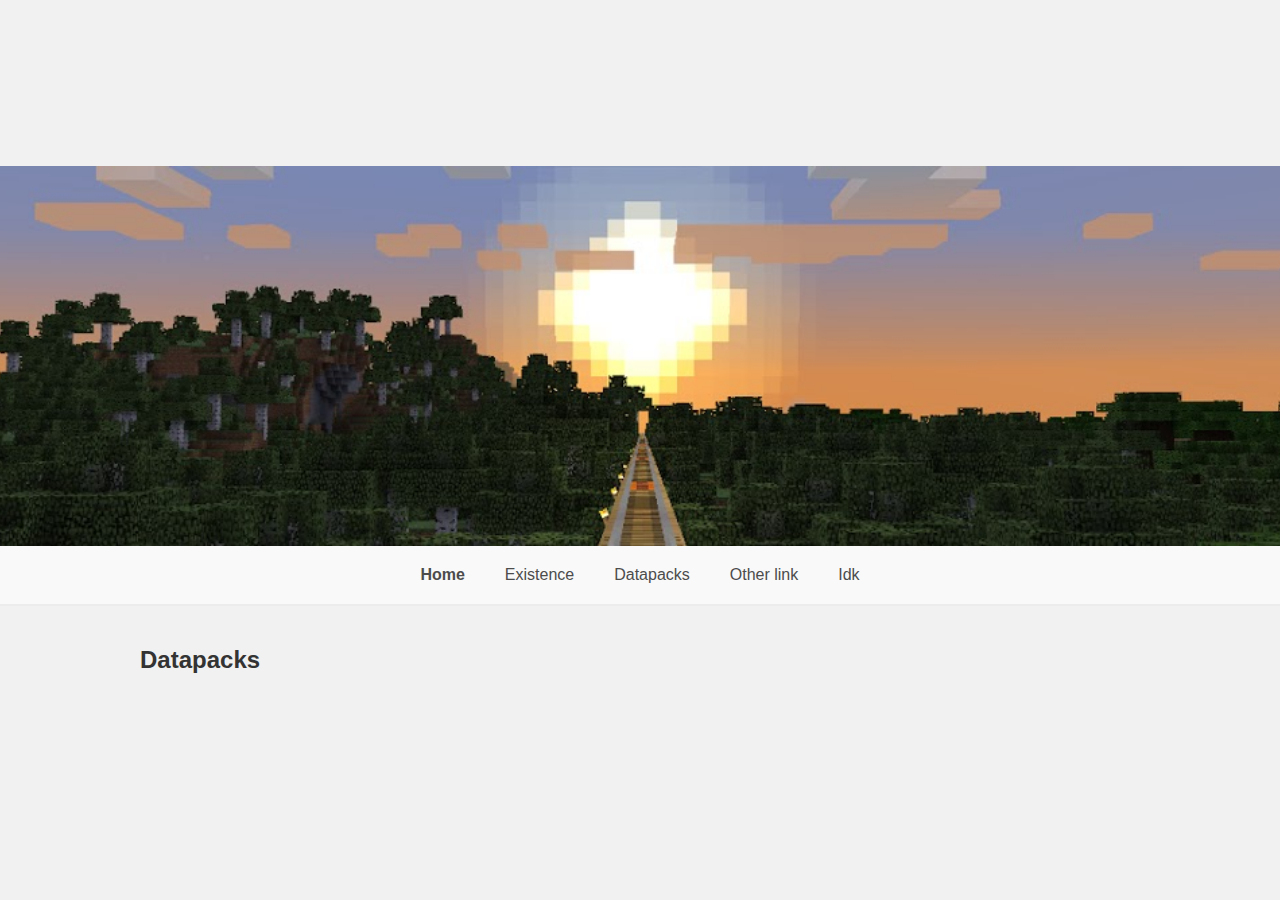
<file: index.html>
<!DOCTYPE html>
<html>
	<head>
		<title>Peach site</title>
		<link rel="stylesheet" href="style.css">
		<meta name="viewport" content="width=device-width, initial-scale=1, maximum-scale=1, user-scalable=no">
	</head>
	<body>
		
		<!-- HERO -->
		<header>
			<div class="bg"></div>
			<nav>
				<a href="/" class="current">Home</a>
				<a href="https://existencesmp.com/" target="_blank">Existence</a>
				<a href="#">Datapacks</a>
				<a href="#">Other link</a>
				<a href="#">Idk</a>
			</nav>
		</header>

		<!-- TEMPLATES -->
		<div class="templates" style="display: none">
			<template class="card">
				<div class="card">
					<div class="card-top">
						<h3 class="title"><img class="pack-icon" onerror="this.remove();"><span class="title-text">This is a card's title</span></h3>
						<p class="description">atea ad.rabitur habitant sapien dis montes senectus mollis ut lectus</p>
					</div>
					<div class="card-bottom">
						<a class="read-more" href="#">Learn more</a>
					</div>
				</div>
			</template>
		</div>

		<!-- MAIN PAGE -->
		<div class="wrapper">
			<div class="content extra-wide">
				<div class="content-core">
					
					<h2 class="title">Datapacks</h2>
					<div class="cards">
						
					</div>
				
				</div>
			</div>
		</div>

		<script src="../repo.js"></script>
		<script src="home.js"></script>

	</body>
</html>
</file>
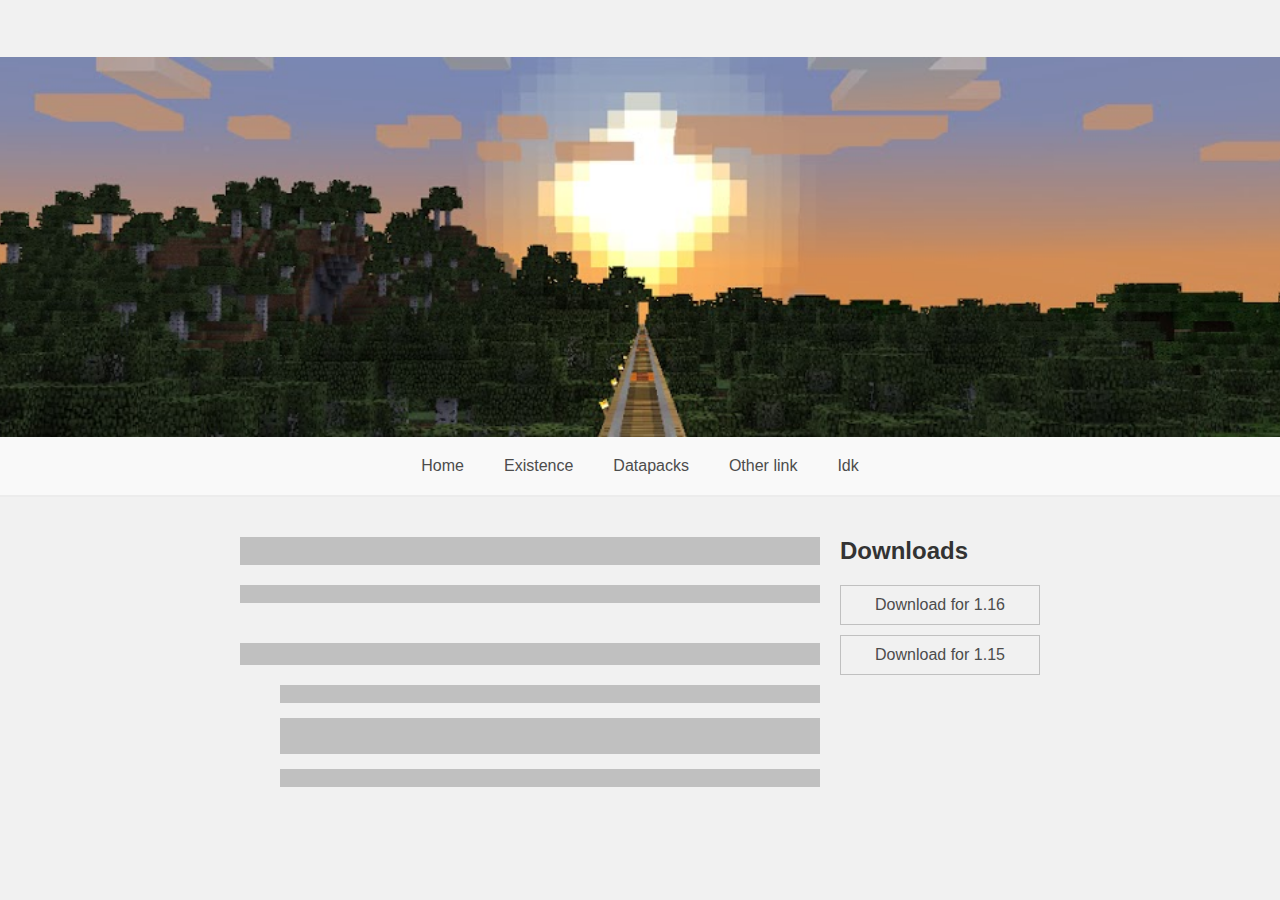
<file: datapack/index.html>
<!DOCTYPE html>
<html>
	<head>
		<title>Peach site</title>
		<link rel="stylesheet" href="../style.css">
		<meta name="viewport" content="width=device-width, initial-scale=1, maximum-scale=1, user-scalable=no">
	</head>
	<body>
		
		<!-- HERO -->
		<header>
			<div class="bg"></div>
			<nav>
				<a href="/">Home</a>
				<a href="https://existencesmp.com/" target="_blank">Existence</a>
				<a href="#">Datapacks</a>
				<a href="#">Other link</a>
				<a href="#">Idk</a>
			</nav>
		</header>

		<!-- MAIN PAGE -->
		<div class="wrapper">
			<div class="content layout">
				<div class="content-core">
					<h2 class="title skeleton">Fake title</h2>
					<div class="youtube skeleton">
						
					</div>
				
					<p class="description skeleton">This is my description</p>

					<h3 class="sub-title skeleton">Features</h3>
					<ul class="features">
						<li class="skeleton">da jsdhd awdjwadow djwaijd iaso djaw</li>
						<li class="skeleton">d awkdj wapoid oaelkjfslfs cm,xnzc ,mszcxzmczjwi dwaid; askldjkal jdwio;daslj.dawopd;aw</li>
						<li class="skeleton">dasd jsadwahj kdahw doiawdjsalkdjawkdahkwhd asawljd kasjd</li>
					</ul>
				
				</div>
				<aside class="content-aside">
					<div class="downloads">
						<h2 class="title">Downloads</h2>
						<div class="buttons">
							<a href="#" class="download-button skeleton">Download for 1.16</a>
							<a href="#" class="download-button skeleton">Download for 1.15</a>
						</div>
					</div>
				</aside>
			</div>
		</div>

		<script src="../repo.js"></script>
		<script src="datapack.js"></script>

	</body>
</html>
</file>
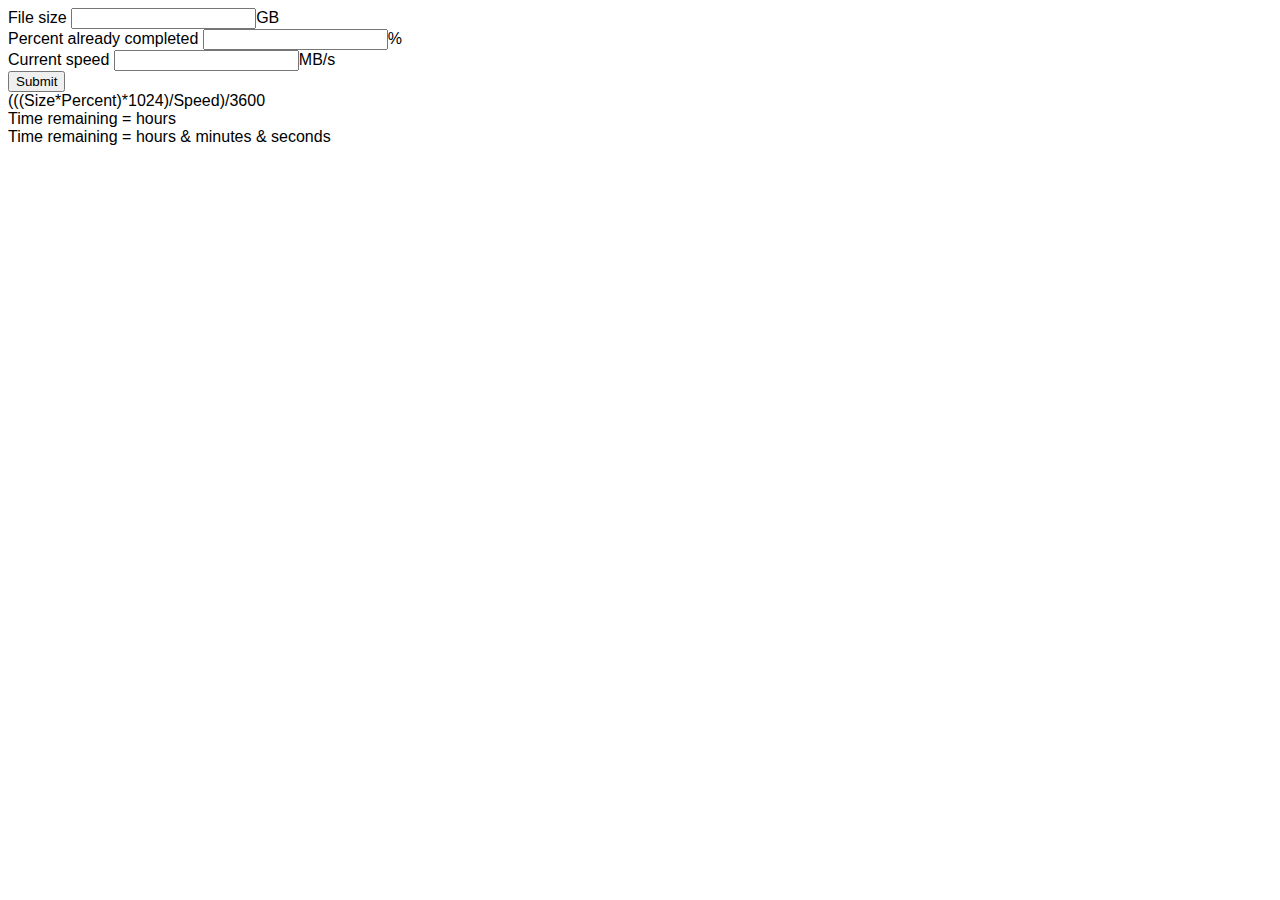
<file: archive/estimate/index.html>
<!DOCTYPE html>
<html>
<head>

	<title>Estimate data traffic time</title>
	
	<style type="text/css">
	
		body {
			font-family: Arial;
		}
		
	</style>

</head>

<body>

<form>
	
	File size
	<input name="size" type="text"/>GB<br />
	Percent already completed
	<input name="percent" type="text"/>%<br />
	Current speed
	<input name="speed" type="text"/>MB/s<br />
	
	<input type="button" value="Submit" onclick="estimate(this.form)" />
</form>

	<div id="output"></div><br />

</body>

	<script src="estimate.js" type="text/javascript"></script>

</html>
</file>
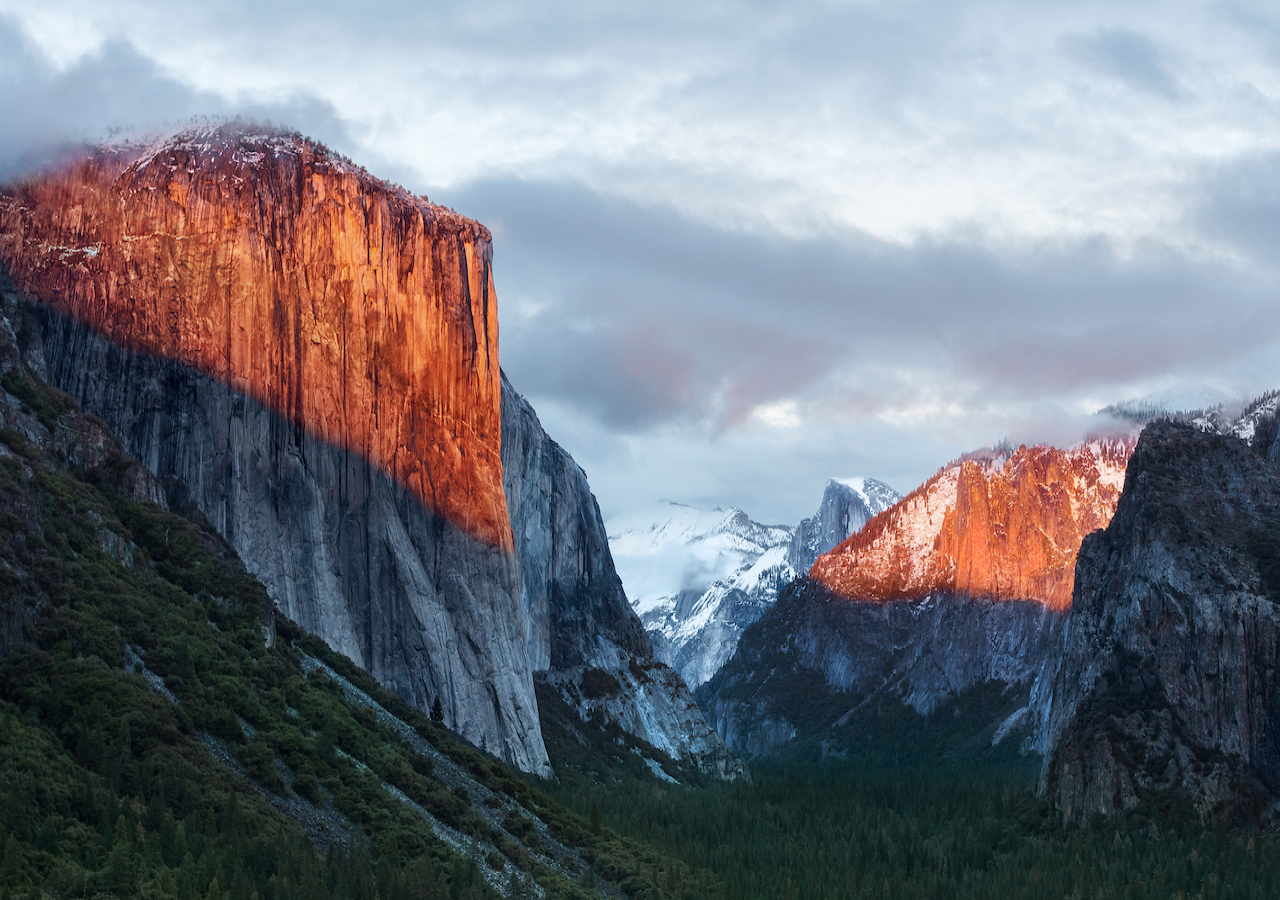
<file: archive/fading_background/index.html>
<!DOCTYPE html>
<html>
<head>

	<title>Fading Background</title>
	
	<link type="text/css" rel="stylesheet" href="fading_background.css" />

</head>

<body>

<div>

	<div id="background"></div>
	
	<div id="content"></div>

</div>


</body>

	<script src="fading_background.js" type="text/javascript"></script>

</html>
</file>
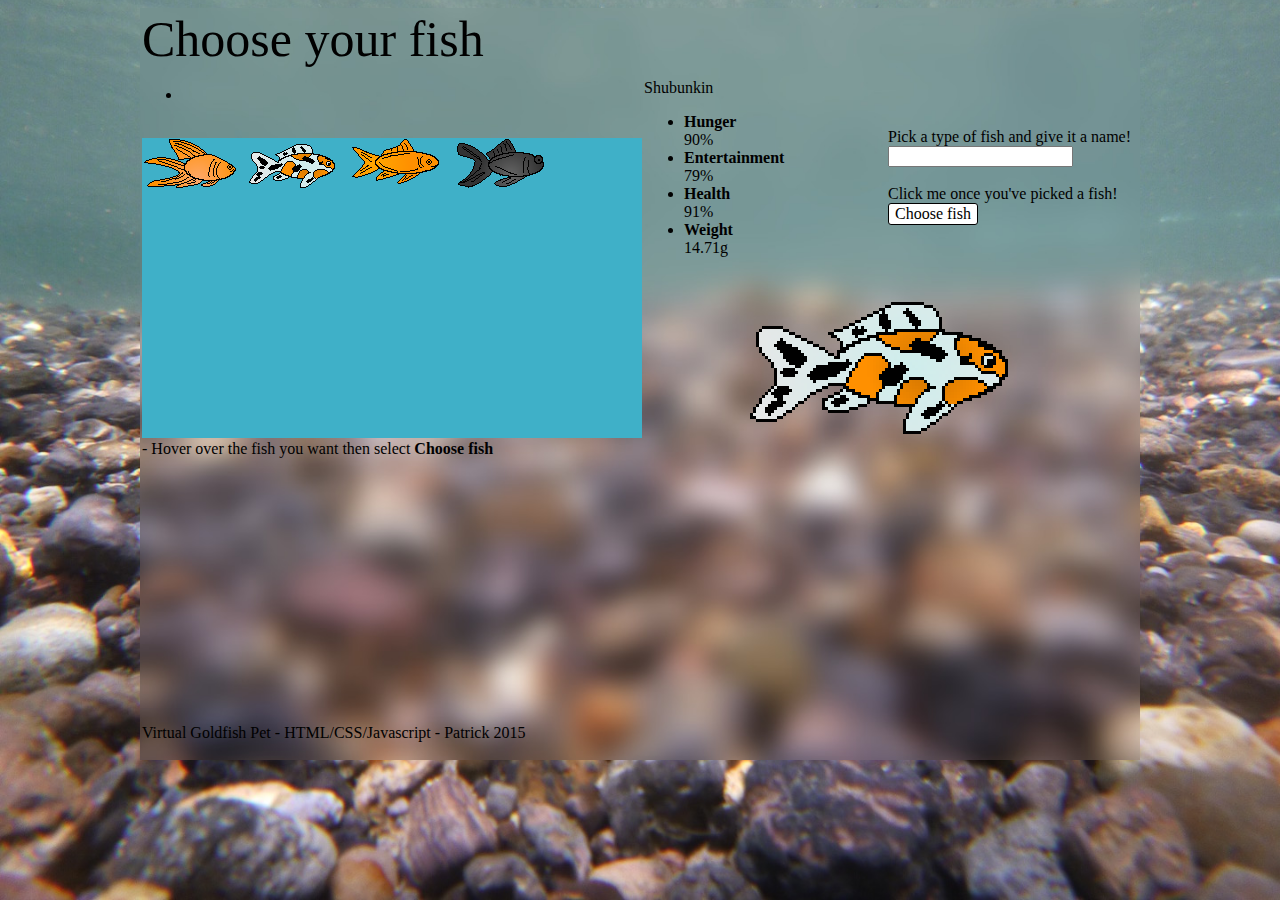
<file: archive/goldfish/index.html>
<!--

2.46 Programming Assessment
Patrick 
This program is a virtual Goldfish pet
The Goldfish stays alive within it's specified weight range. It's health must be > 0 for it to be alive
You can feed the fish, entertain it, clean the tank, rearrange the tank and heal it.

-->

<!DOCTYPE html>
<html>

	<head>
		<title>Goldfish Virtual Pet</title>
		
		<!-- Importing CSS styling for HTML webpage. -->
		<link href="./assets/stylesheet.css" type="text/css" rel="stylesheet" />
		
	</head>
	
<body>
	<!-- Beginning of table to hold page content and keeping it aligned -->
	<table id="container" cellpadding="0"><tbody><tr>
<td colspan="3">
	<!-- Title element that will change to show either tell the user to pick a fish or the name and type of fish they have selected -->
	<div id="title">
	Choose your fish
	<!-- END OF title -->
	</div>
</td>
</tr><tr>

<td rowspan="2" width="300px">
<!-- tankCleanliness element that tells the user the current tank cleanliness percentage -->
<span id="tankCleanliness"><ul><li><br /></li><br /></ul></span>

<!-- Tank element that holds fish for choosing and the chosen fish along with background and tank objects to be rearrange using the rearrange tank function -->
<div id="tank">
<!-- Beginning fish to be displayed on page load for use to select type of fish -->
<img src="./assets/images/fish/Fantail.png" onmouseover="preview(fantail)" class="fish" />
<img src="./assets/images/fish/Shubunkin.png" onmouseover="preview(shubunkin)" class="fish" />
<img src="./assets/images/fish/Comet.png" onmouseover="preview(comet)" class="fish" />
<img src="./assets/images/fish/Blackmoor.png" onmouseover="preview(blackmoor)" class="fish" /> <br />

<!-- END OF tank -->
</div>

</td>

<td>
<!-- fishType element to display the selected fish type -->
<span id="fishType"></span><br />

<span id="fishStats">
<!-- END OF fishStats -->
</span>
</td>

<!-- Control element to display interface for user and fish, loads with input for fish name and confirm selected, than changes to fish interaction functions such as feed, entertain etc. -->
<td id="control">

<!-- Form containing buttons and inputs. -->
<form id="form">

Pick a type of fish and give it a name!<br />
	<input type="text" name="input" /><br /><br />
	
Click me once you've picked a fish!<br />
	<input type="button" class="button" value="Choose fish" onclick="pickFish(this.form)" />
</form>

</td>

</tr>

<tr>

<!-- fishImage element to display selected fish  -->
<td id="fishImage" colspan="2">

</td>

</tr><tr>

<td colspan="3">

<!-- message element to output messages to the user  -->
<div id="message">- Hover over the fish you want then select <b>Choose fish</b></div>

<br />

<p>Virtual Goldfish Pet - HTML/CSS/Javascript - Patrick 2015</p>

</td>
</tr></tbody></table>

	<!-- END OF container -->
	</div>

<!-- END OF BODY -->
</body>

<!-- Importing of JavaScript files, located at end of page to allow for loading of key HTML elements  -->
<script type="text/javascript" src="./assets/core.js"></script>
<script type="text/javascript" src="./assets/pickfish.js"></script>
<script type="text/javascript" src="./assets/main.js"></script>

</html>
</file>
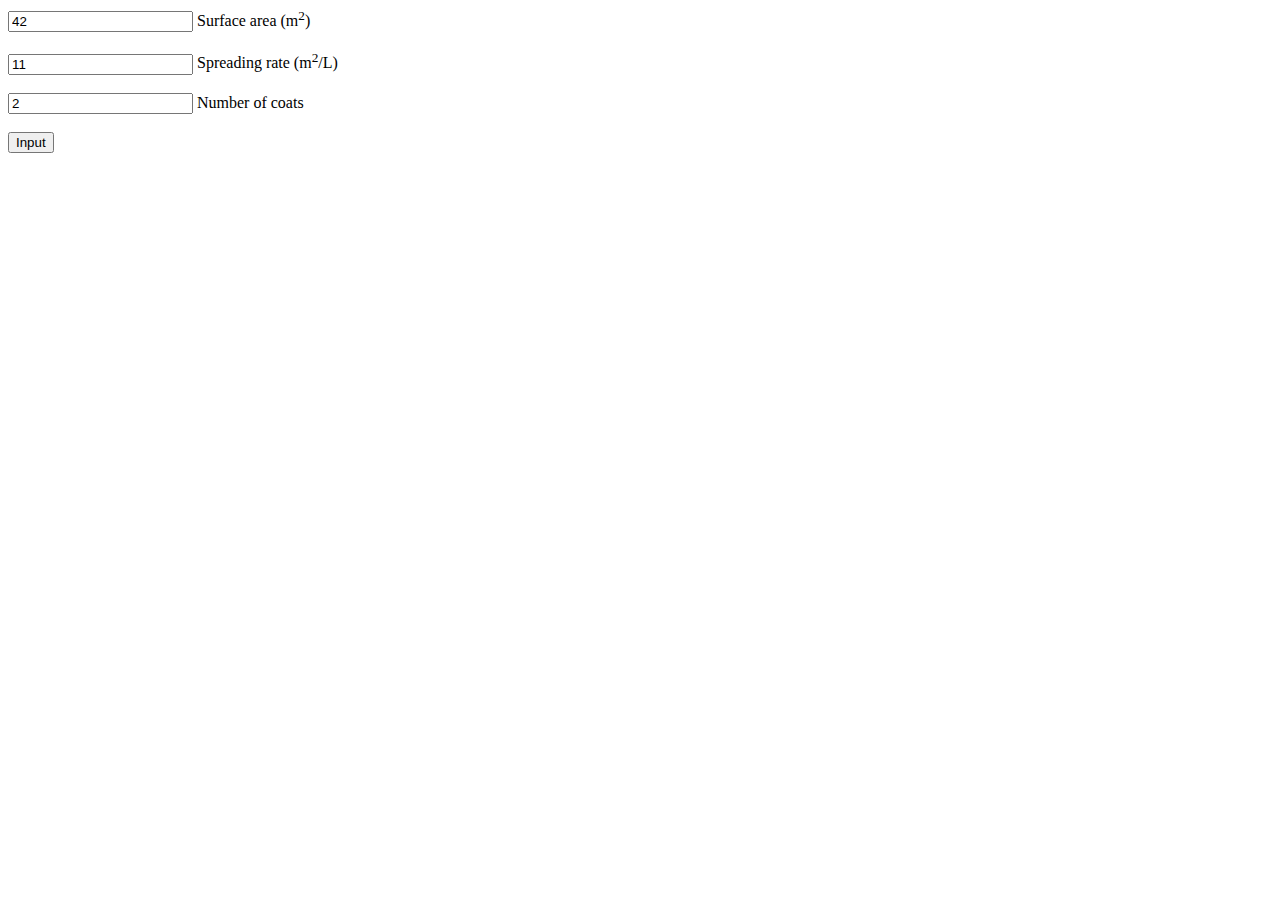
<file: archive/paint_needed/index.html>
<html>
<head>

<script src="./javascript.js" type="text/javascript"></script>

</head>
<body>

<form id="variables">

	<input type="text" name="surface" value="42" /> Surface area (m<sup>2</sup>)<br /><br />
	<input type="text" name="spread" value="11" /> Spreading rate (m<sup>2</sup>/L)<br /><br />
	<input type="text" name="coats" value="2" /> Number of coats<br /><br />
	
	<input type="button" value="Input" onclick="submitForm(this.form)" />
	
</form>

<br /><br />

<div id="result"></div>

</body>
</html>
</file>
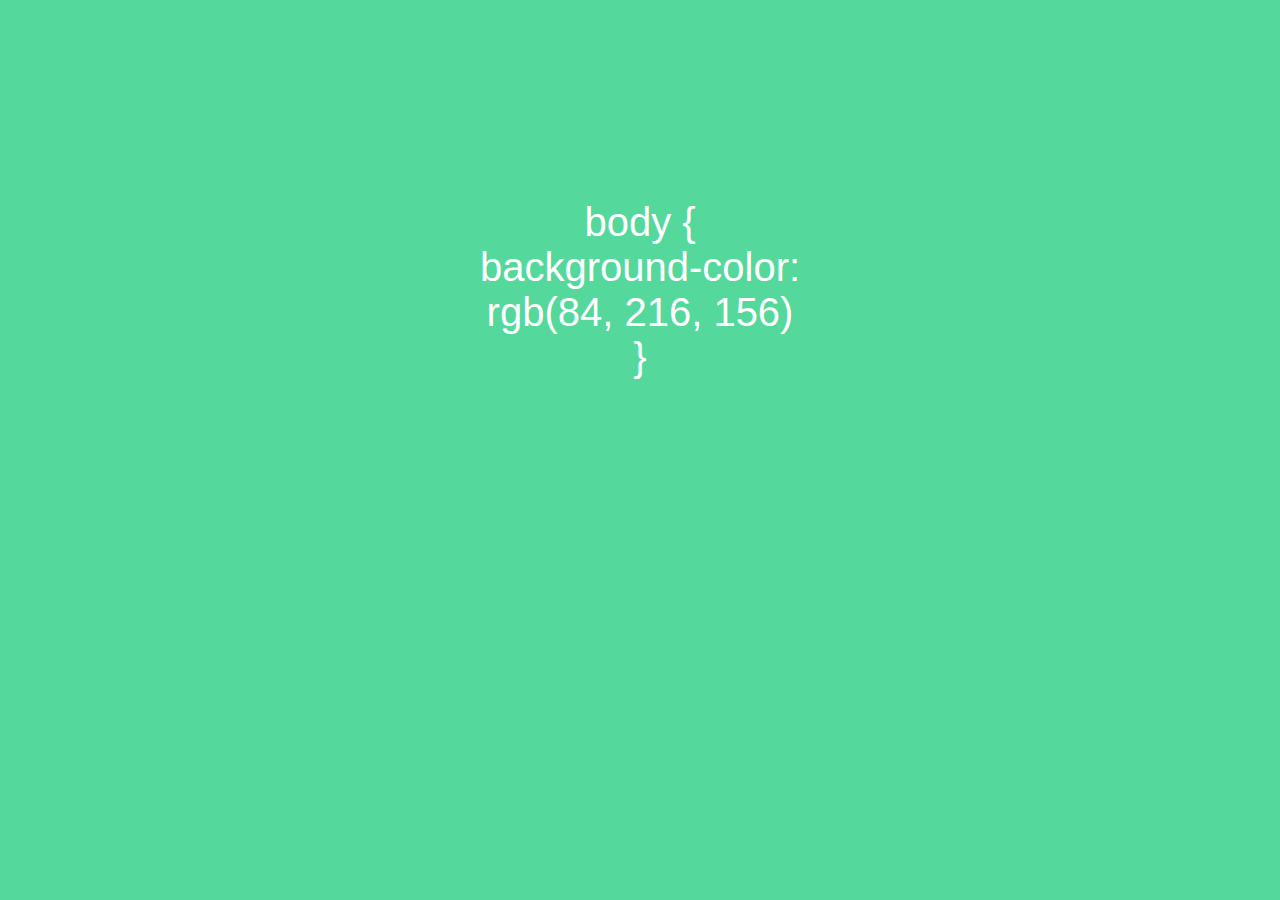
<file: archive/coloured_background/hates_you/index.html>
<!DOCTYPE html>
<html>
<head>

<title></title>

<style>

body {
	font-family: Arial;
	color: white;
	font-size: 30pt;
}

#text {
	margin: auto;
	margin-top: 200px;
	text-align: center;
	width: 100%;
	display: block;
}

</style>

<script>

var r;
var g;
var b;

function rgbChange() {
	document.body.style.backgroundColor = "rgb(" + r + ", " + g + ", " + b + ")";
	document.getElementById("rgb").innerHTML = "rgb(" + r + ", " + g + ", " + b + ")";
	document.title = "rgb(" + r + ", " + g + ", " + b + ")";
}

setInterval(function(){

	r = Math.floor((Math.random() * 255) + 0);
	g = Math.floor((Math.random() * 255) + 0);
	b= Math.floor((Math.random() * 255) + 0);
	
	rgbChange()

	
}, 25);

</script>

</head>
<body>

<div id="text">
body {<br />
background-color:<br />
<span id="rgb"></span><br />
}

<script>
rgbChange() 
</script>

</body>
</html>
</file>
<file: style.css>
:root {

	--bg-0: #ffffff;
	--bg-1: #F9F9F9;
	--bg-2: #F1F1F1;
	--bg-dark: var(--bg-2);

	--text: #333;
	--text-secondary: #4c4c4c;
	--text-tertiary: #727272;

	--anchor: #3a71d6;

	--border: rgba(0, 0, 0, 0.2);
}

@media screen and (prefers-color-scheme: dark) {
	:root {
		--bg-0: black;
		--bg-1: #191919;
		--bg-2: #222;
		--bg-dark: var(--bg-0);

		--text: #fcfcfc;
		--text-secondary: #a7a7a7;
		--text-tertiary: #c8c8c8;

		--border: rgba(255, 255, 255, 0.2);
	}
}

html, body {
	min-height: 100vh;
}

body {
	margin: 0;
	background: var(--bg-2);
	color: var(--text-secondary);
	font-family: Poppins, Arial, Helvetica, sans-serif;
}


/* Layout stuff */
body {
	display: flex;
    justify-content: center;
	flex-direction: column;
	word-break: break-word;
}
.content-wrapper {
	flex: 1;
}

/* Hero */
.bg {
	width: 100%;
	height: 380px;
	background: url(/banner.jpg);
	background-size: cover;
	background-position: center;
}

nav {
	width: 100%;
	padding: 20px 0;
	background: var(--bg-1);
	display: flex;
	justify-content: center;
	align-items: center;
	border-bottom: 2px solid rgba(0, 0, 0, 0.05);
}
nav a {
	margin: 0 20px;
	color: inherit;
	text-decoration: none;
	display: flex;
	flex-wrap: nowrap;
	align-items: center;
}
nav a svg {
	width: 1.2rem;
	height: 1.2rem;
	display: inline-block;
	margin-right: 10px;
}
nav a:hover {
	text-decoration: underline;
}
nav a.current {
	font-weight: 700;
}

/* Layout */
.wrapper {
	width: 100%;
	display: flex;
	justify-content: center;
	align-items: center;
}
.wrapper > .content {
	width: calc(100% - 40px);
	max-width: 800px;
	margin: 40px 0;
}
.wrapper > .content.extra-wide {
	max-width: 1000px;
}

.layout {
	display: grid;
	grid-template-columns: 1fr 200px;
	grid-gap: 20px;
}

.content-core .youtube-video {
	width: 100%;
	height: 300px;
}
.content-core iframe {
	width: 100%;
	height: 100%;
}

/* Profile */
.profile {
	display: grid;
	grid-template-columns: 100px 1fr;
	grid-gap: 20px;
}
.profile .peach-icon {
	width: 100%;
	border-radius: 4px;
}
.profile .about-text {
	margin-bottom: 0;
}
.profile .social {
	margin-top: 20px;
}


/* Badges */
.badge {
	display: inline-grid;
	grid-template-columns: 24px auto;
	grid-gap: 10px;
	padding: 4px 20px;
	background: var(--bg-2);
	border-radius: 100px;
	text-decoration: none;
}
.badge svg {
	width: 100%;
	height: 24px;
}
.badge {
	margin-right: 10px;
}
.badge span {
	display: flex;
	align-items: center;
}

.badge:hover {
	opacity: 0.8;
}
.badge.youtube {
	background: #D72523;
	color: white;
}
.badge.twitter {
	background: #63A9DD;
	color: white;
}
.badge.twitter svg {
	transform: scale(1.3);
}
.badge.discord {
	background: #5E79B6;
	color: white;
}

/* Grid layout for cards */
.cards {
	display: grid;
	grid-template-columns: repeat(auto-fill, minmax(320px, 1fr));
	grid-gap: 20px;
}
.card {
	padding: 20px 10px;
	background: var(--bg-1);
	border: 1px solid var(--border);
	border-radius: 4px;
	display: flex;
	flex-wrap: wrap;
	align-content: space-between;
}
.card > * {
	width: 100%;
}
.card .title {
	margin-bottom: 10px;
	display: flex;
	align-items: center;
}

.card .one-click {
	box-sizing: border-box;
	width: 100%;
	border: 1px solid var(--border);
	border-radius: 4px;
	padding: 3px 10px;
	height: 100px;
	resize: none;
	margin-bottom: 15px;
	font-family: Arial;
	font-size: 1rem;
	word-break: break-all;
	background: var(--bg-0);
	color: var(--text-tertiary);
}

.read-more {
	color: var(--anchor);
	text-decoration: none;
	cursor: pointer;
}
.read-more:hover {
	text-decoration: underline;
}
.card .pack-icon {
	width: 2rem;
	height: 2rem;
	border-radius: 4px;
	margin-right: 10px;
}

/* skeleton elements */
.skeleton, .youtube-video, .card a.read-more.skeleton, .skeleton.title {
	background: var(--border);
	color: transparent;
}

/* Downloads */
.download-button {
	display: block;
	width: 100%;
	box-sizing: border-box;
	font-size: 1rem;
	padding: 10px 16px;
	border: 1px solid var(--border);
	background: transparent;
	transition: background 150ms;
	cursor: pointer;
	text-align: center;
	color: inherit;
	text-decoration: none;
}
.download-button:hover {
	background: var(--border);
}
.download-button + .download-button {
	margin-top: 10px;
}

/* Core datapack content */
ul li {
	margin-top: 15px;
}

/* Resource packs */
.resource-previews {
	display: grid;
	grid-template-columns: 100%;
	grid-gap: 10px;
}
.resource-previews img {
	display: block;
	width: 100%;
	background: var(--border);
}

/* Resource pack blocks */
.blocks {
	display: grid;
	grid-template-columns: repeat(auto-fill, minmax(100px, 1fr));
	grid-gap: 10px;
}
.block img {
	width: 100%;
	display: block;
	image-rendering: pixelated;
	image-rendering: -moz-crisp-edges;
    -ms-interpolation-mode: bicubic;
}
.block.door {
	grid-row: span 2;
}

/* Tools */
/* Skin viewer */
form > div input[type="text"], form .card, .results, .input-div input[type="text"] {
	box-sizing: border-box;
	width: 100%;
	padding: 8px 20px;
	font-size: 1em;
	border: 1px solid var(--border);
	background: var(--bg-1);
	color: var(--text);
	border-radius: 4px;
}
.nowrap-div {
	display: flex;
	flex-wrap: nowrap;
	align-items: center;
}
.nowrap-div > * + * {
	margin-left: 20px;
}

.input-div input[type="button"] {
	padding: 8px 16px;
	background: var(--bg-1);
	color: var(--text);
	border: 1px solid var(--border);
	height: 100%;
	font-size: 1em;
	border-radius: 4px;
}
.input-div input[readonly] {
	background: var(--bg-dark);
}

form .options {
	display: grid;
	grid-template-columns: repeat(auto-fill, minmax(200px, 1fr));
	grid-gap: 10px;
}
form > * {
	margin: 20px 0;
}

.results {
	display: flex;
	flex-wrap: wrap;
	justify-content: center;
	align-items: center;
}
.results img {
	max-width: 100%;
	margin: 2px;
}

/* Util */
.hidden {
	display: none;
}
.section + .section {
	margin-top: 40px;
}
.title {
	margin-top: 0;
	color: var(--text);
}
.sub-title {
	margin-top: 40px;
	margin-bottom: 20px;
}

/* Footer */
footer {
	width: 100%;
	height: 100%;
	margin-top: 80px;
	background: var(--bg-0);
	padding: 10px 0;
	border-bottom: env(safe-area-inset-bottom) solid transparent;
	text-align: center;
	border-top: 1px solid var(--border);
}
footer p {
	margin: 0;
}

/* Responsiveness */
@media screen and (max-width: 700px) {
	.cards, .layout, .profile {
		grid-template-columns: 100%;
	}
	.profile .peach-icon {
		width: 100px;
	}
	.card.large-card {
		padding: 20px;
	}
	.badge {
		box-sizing: border-box;
		border-radius: 4px;
		padding: 10px;
		margin-bottom: 10px;
		width: 100%;
	}

	/* Nav */
	nav {
		flex-wrap: wrap;
	}
	nav a {
		width: 100%;
		margin: 0 auto;
		width: calc(100% - 40px);
	}
	nav a:not(.hamburger) {
		padding: 10px 0;
	}
	nav a.hamburger {
		cursor: pointer;
	}
	.showMobileNav a.hamburger {
		padding-bottom: 10px;
	}
	nav:not(.showMobileNav) a:not(.hamburger) {
		display: none;
	}


}

@media screen and (min-width: 701px) {
	.card.large-card {
		padding: 30px;
	}
	nav a.hamburger {
		display: none;
	}
}
</file>
<file: archive/fading_background/fading_background.css>
body {
	width: 100%;
	height: 100%;
	
	margin: 0px;
	
	background-color: #000000;
}

#background {
	width: 100%;
	height: 100%;
	
	opacity: 1.00;
	
	position: absolute;
	z-index: -1;
	
	background-size: 100% 100%;
}

#content {
	width: 100%;
	hight: 100%;
	
}
</file>
<file: archive/goldfish/assets/stylesheet.css>
/* Stylesheet for HTML page to format element and display tank with interaction buttons */

html {
	/* Setting background image to be shown on page */
	background-image: url('./images/background.jpg');
	height: 100%;
}

/* Styling of backgrounds to ensure blurred and default overlay correctly and fix to the screen */
html, #container, table {
	background-size: 100% auto;
	background-position: bottom;
	background-attachment: fixed;
}

body {
	/* Font set for whole page */
	font-family: Trebuchet MS;
}

#container {
	/* Blurred background image set */
	background-image: url('./images/background_container.jpg');
	
	/* Width and centering of main container element */
	width: 1000px;
	margin-left: auto;
	margin-right: auto;
}

/* Formatting of the fish tank displayed on the page */
#tank {
	/* Default background colour for tank, blue level decreases as the tank get less clean */
	background-color: rgb(63, 176, 200);
	
	/* Ensures no background image is set on loading of page, images are added once fish is chosen, including main background and tank objects */
	background-image: none;
		
	/* Ensures background do not repeat on the tank so there is on one of each object */
	background-repeat: no-repeat, no-repeat, no-repeat, no-repeat, no-repeat, no-repeat;
	/* Default position of each background, to be changed when user rearranges tank */
	background-position: bottom left, bottom left, bottom left, bottom left, bottom left, bottom left; 
	
	/* Sizes and position of tank styling */
	width: 500px;
	height: 300px;
	float: left;
}

/* Setting of fish size for fish on page load in tank to be chosen */
.fish {
	width: 100px;
	height: 50;
	
	/* Transition to change the size of the fish over a period of 0.5 seconds */
	transition: width 0.5s, height 0.5s;
	
	/* Changing of fish size on mouse hover when user is choosing fish */
}	.fish:hover {
		width: 150px;
	}
	
/* Font size for the title of the page */
#title {
	font-size: 3.125em;
}

/* Formatting for the buttons, styling to remove default button styles and replaced with custom styles */
.button {
	background: #FFFFFF;
	border: 1px solid #000000;
    padding: 2;
    border-radius: 3px;
    text-decoration: none;
	font-family: Trebuchet MS;
	font-size: 1em;
	
	/* Transitions of buttons to change on mouse hover */
	transition: font-size 0.5s, background 0.5s;
    
    /* Change to background colour when mouse is hovered over buttons */
}	.button:hover {
		background-color: orange;
	}

/* Size of control element containing interactive buttons */
#control {
	width: 250px;	
}

/* Size set for message element to display messages to user also overflow to add scroll to element when messages overflow element height */
#message {
	height: 250px;
	overflow-y: scroll;
}

/* Centering of fish element also setting size */
#fishImage {
	text-align: center;
	height: 150px;
}
</file>
